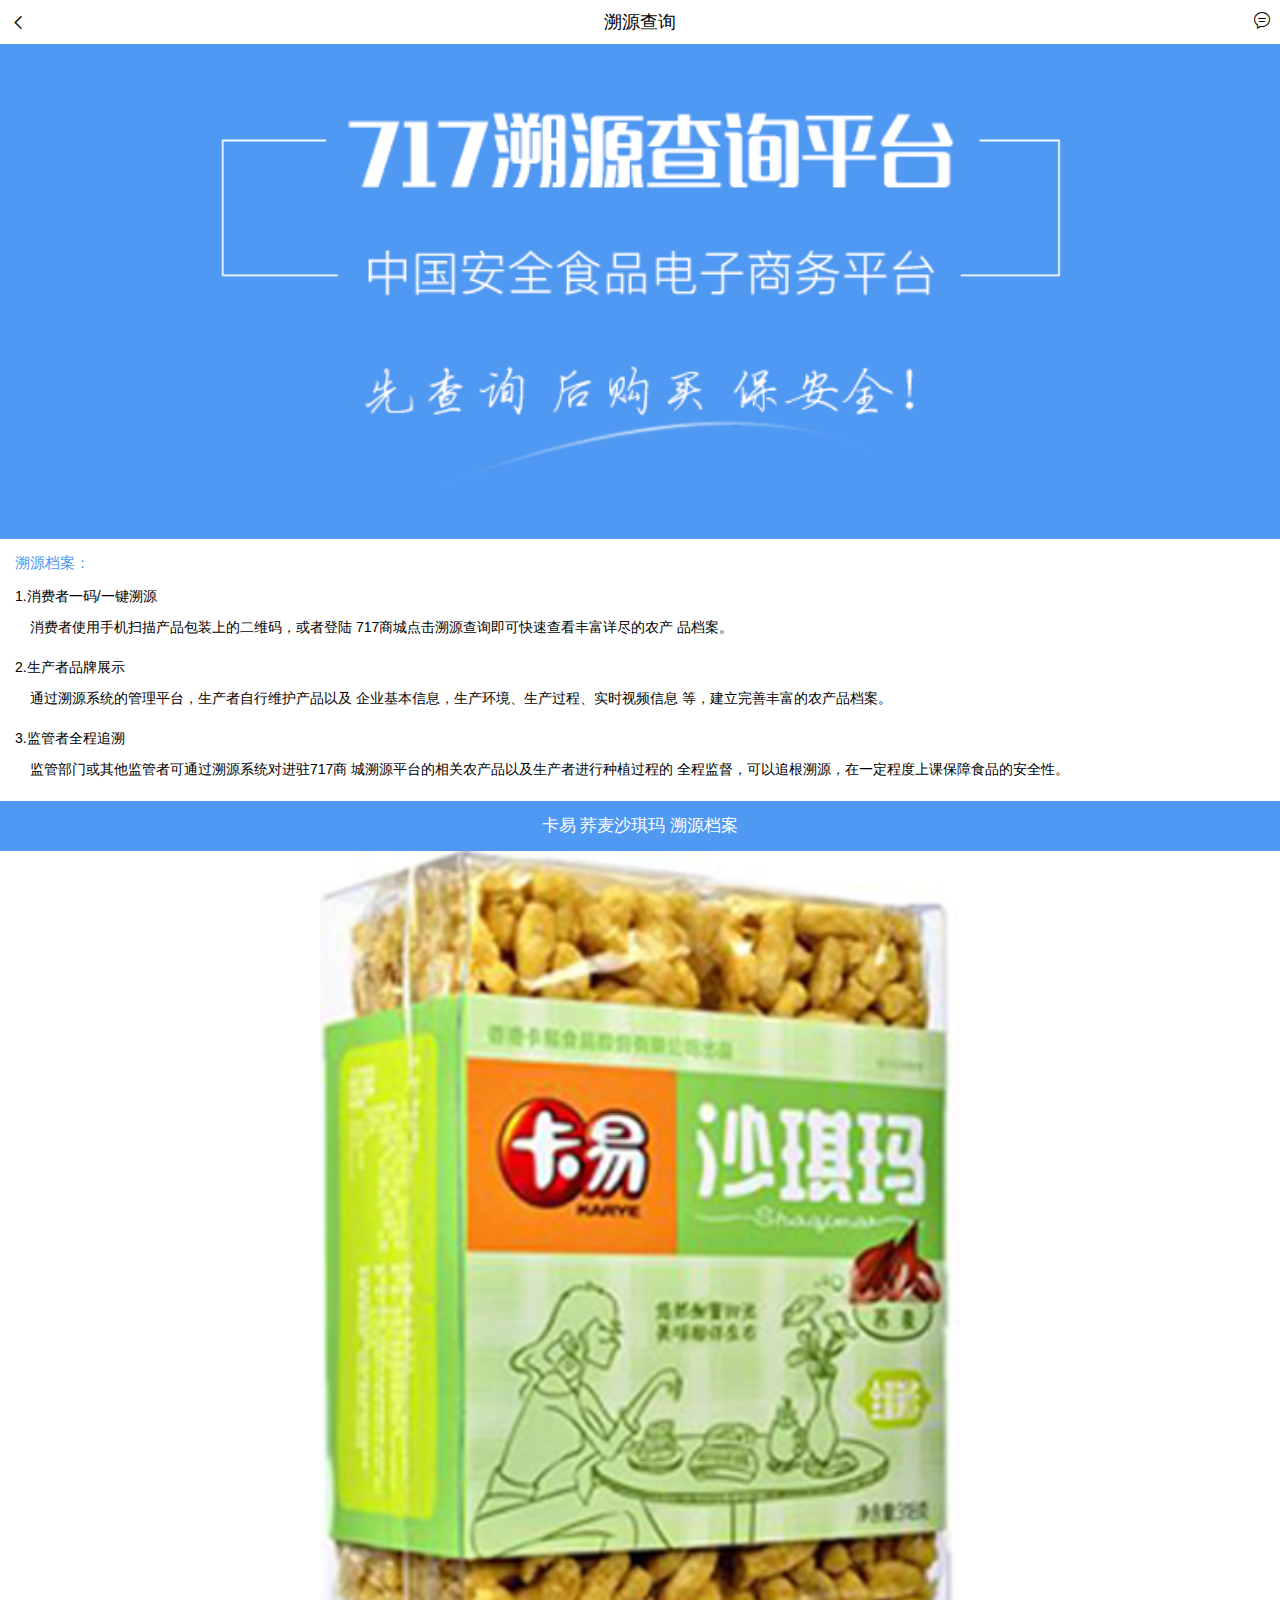
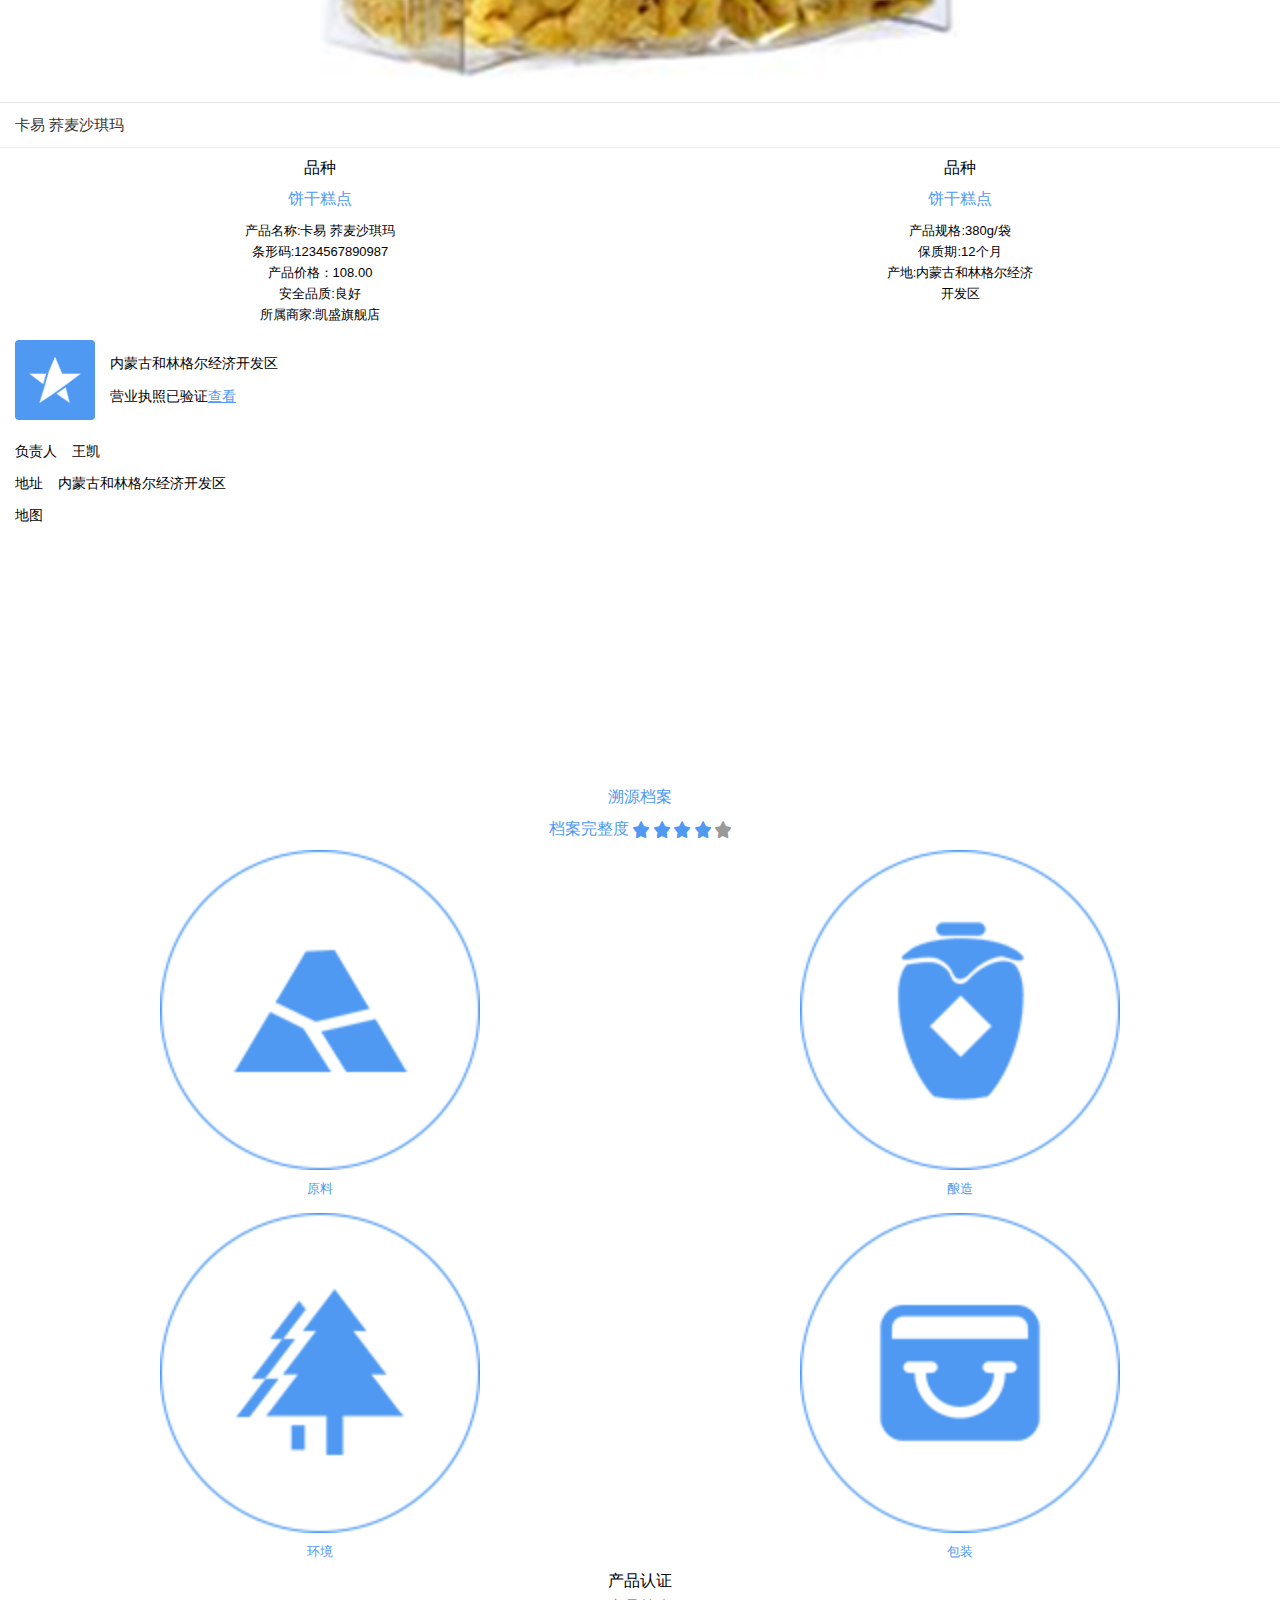
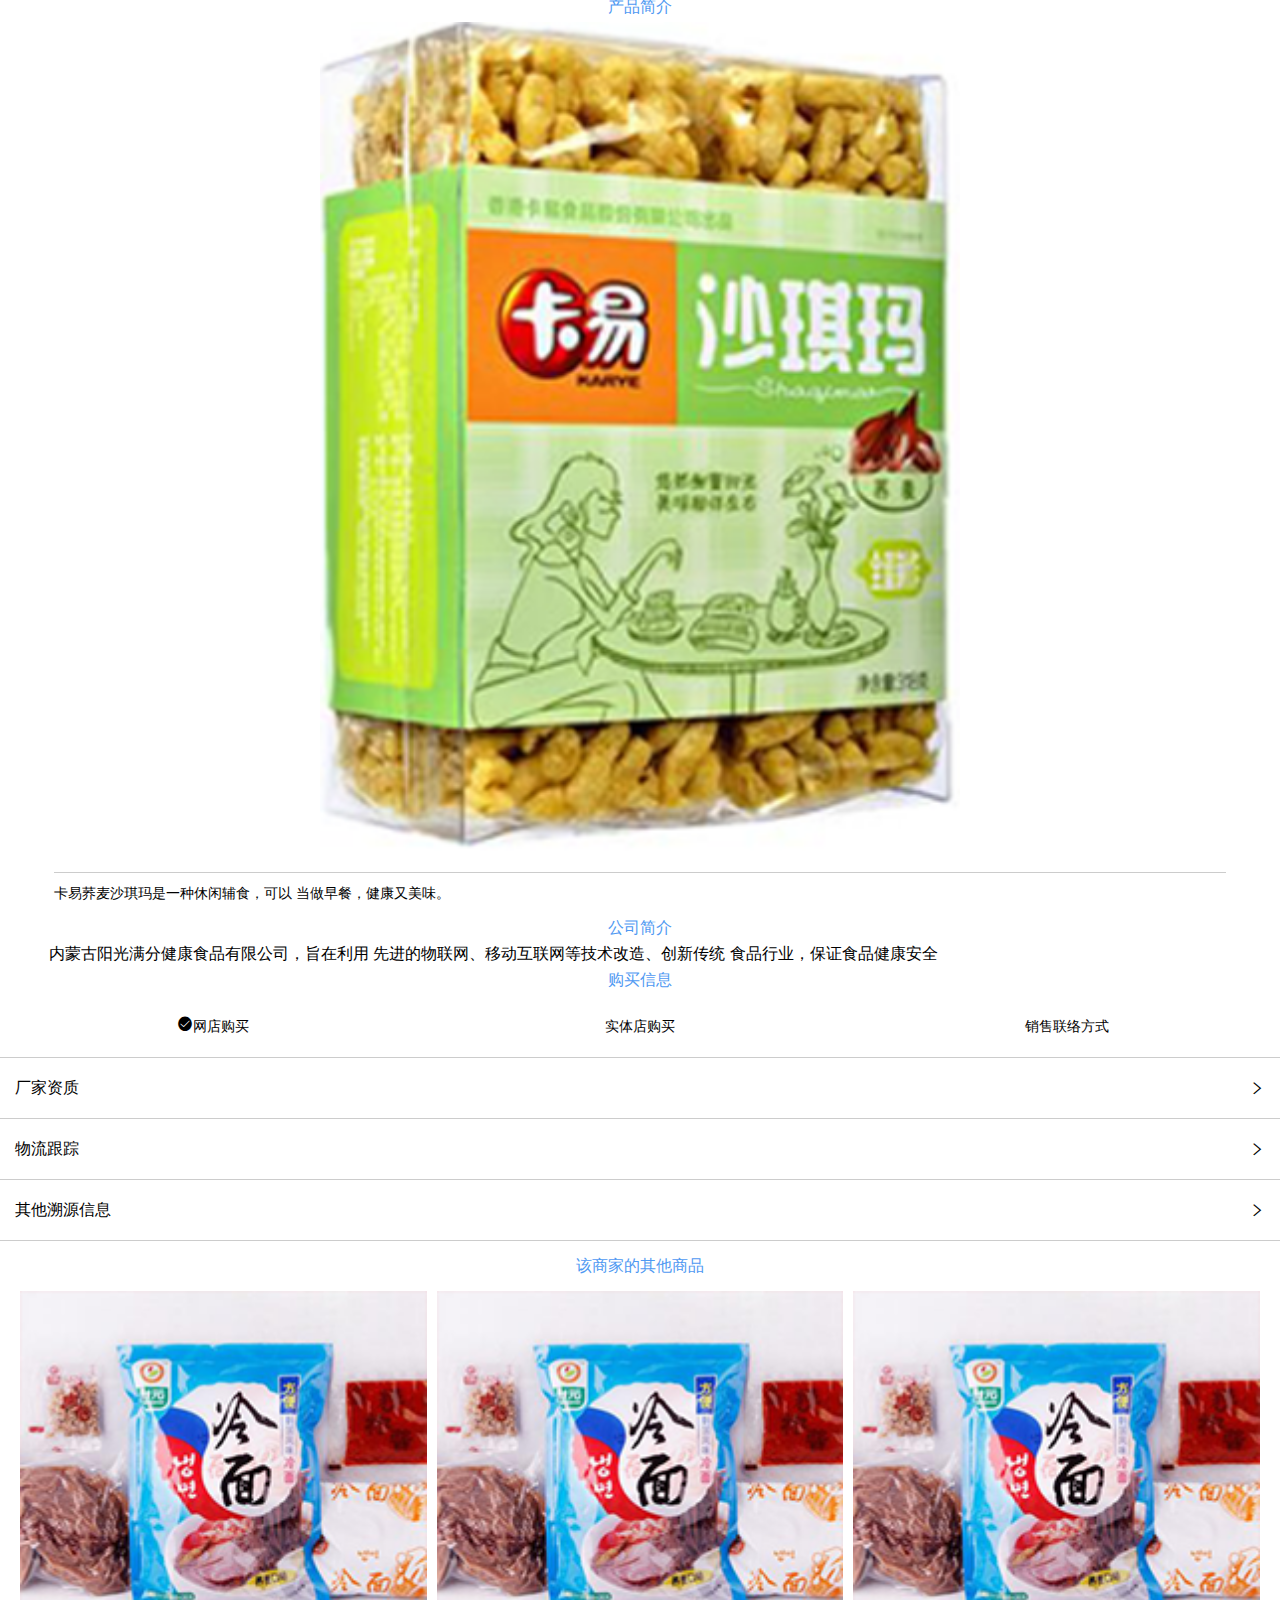
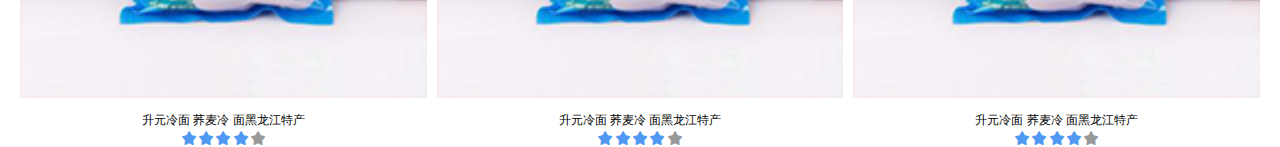
<file: index.html>
<!doctype html>
<html lang="en">
<head>
	<meta charset="UTF-8">
	<meta name="viewport" content="width=device-width, user-scalable=no, initial-scale=1.0, maximum-scale=1.0, minimum-scale=1.0">
	<title>Document</title>
	<link rel="stylesheet" type="text/css" href="css/reset.css">
	<link rel="stylesheet" type="text/css" href="font/iconfont.css">
	<link rel="stylesheet" type="text/css" href="css/swiper.min.css">
	<link rel="stylesheet" type="text/css" href="css/index.css">
</head>
<body>
	<div class="wrap">
		<header class="header">
			<div class="icon left-icon"><i class="icon iconfont icon-zuojiantou"></i></div>
			<div class="title">溯源查询</div>
			<div class="icon right-icon"><i class="icon iconfont icon-xiaoxi"></i></div>
		</header>
		<div class="container">
			<div class="swiper-container">
				<div class="swiper-wrapper">
					<div class="swiper-slide">
						<img src="images/banner.png" alt="">
					</div>
					<div class="swiper-slide">
						<img src="images/banner.png" alt="">
					</div>
					<div class="swiper-slide">
						<img src="images/banner.png" alt="">
					</div>
				</div>
			<div class="tip">
				<h2>溯源档案：</h2>
			</div>
			<section>
				<div class="content">
					<h3>1.消费者一码/一键溯源 </h3>
					<p>消费者使用手机扫描产品包装上的二维码，或者登陆 717商城点击溯源查询即可快速查看丰富详尽的农产 品档案。</p>
				</div>
				<div class="content">
					<h3>2.生产者品牌展示</h3>
					<p>通过溯源系统的管理平台，生产者自行维护产品以及 企业基本信息，生产环境、生产过程、实时视频信息 等，建立完善丰富的农产品档案。</p>
				</div>
				<div class="content">
					<h3>3.监管者全程追溯</h3>
					<p>监管部门或其他监管者可通过溯源系统对进驻717商 城溯源平台的相关农产品以及生产者进行种植过程的 全程监督，可以追根溯源，在一定程度上课保障食品的安全性。</p>
				</div>
			</section>
			<div class="kayi">
				卡易 荞麦沙琪玛 溯源档案
			</div>
			<div class="kayiimg">
				<img src="images/kayi.png" alt="">
			</div>
			<div class="content-title"><h4>卡易 荞麦沙琪玛</h4></div>
			<div class="varieties">
				<div>
					<p>品种</p>
					<p>饼干糕点</p>
					<ul>
						<li>产品名称:卡易 荞麦沙琪玛</li>
						<li>条形码:1234567890987</li>
						<li>产品价格：108.00</li>
						<li>安全品质:良好</li>
						<li>所属商家:凯盛旗舰店</li>
					</ul>
				</div>
				<div>
					<p>品种</p>
					<p>饼干糕点</p>
					<ul>
						<li>产品规格:380g/袋</li>
						<li>保质期:12个月</li>
						<li>产地:内蒙古和林格尔经济</li>      
						<li>开发区</li> 
					</ul>
				</div>
			</div>
			<div class="star">
				<dl>
					<dt>
						<img src="images/star.png" alt="">
					</dt>
					<dd>
						<p>内蒙古和林格尔经济开发区</p>
						<p>营业执照已验证<a href="#">查看</a></p>
					</dd>
				</dl>
				<div>
					<p><span>负责人</span>王凯</p>
					<p><span>地址</span>内蒙古和林格尔经济开发区</p>
					<p>地图</p>
				</div>	
				<div id="allmap"></div>
			</div>
			<div class="suyuan">
				<p>溯源档案</p>
				<p>档案完整度
					<i class="icon iconfont icon-star"></i>
					<i class="icon iconfont icon-star"></i>
					<i class="icon iconfont icon-star"></i>
					<i class="icon iconfont icon-star"></i>
					<i class="icon iconfont icon-star hei"></i>
				</p>
			</div>
			<div class="yuanliao">
				<dl>
					<dt>
						<img src="images/yuanliao.png" alt="">
					</dt>
					<dd>原料</dd>
				</dl>
				<dl>
					<dt>
						<img src="images/niangzao.png" alt="">
					</dt>
					<dd>酿造</dd>
				</dl>
				<dl>
					<dt>
						<img src="images/huanjing.png" alt="">
					</dt>
					<dd>环境</dd>
				</dl>
				<dl>
					<dt>
						<img src="images/baozhuang.png" alt="">
					</dt>
					<dd>包装</dd>
				</dl>
			</div>
			<div class="product">
				<p>产品认证</p>
				<!-- <p>
					<span>绿色食品认证</span>
					<span><i class="icon iconfont icon-1"></i>已检测</span>
					<span><i class="icon iconfont icon-youjiantou"></i></span>
				</p> -->
			</div>
			<div class="product">
				<p class="jianjie">产品简介</p>
				<img src="images/kayi.png" alt="">
				<div class="jieshao">卡易荞麦沙琪玛是一种休闲辅食，可以 当做早餐，健康又美味。</div>
				<p class="jianjie">公司简介</p>
				<div class="comp">      内蒙古阳光满分健康食品有限公司，旨在利用 先进的物联网、移动互联网等技术改造、创新传统 食品行业，保证食品健康安全</div>
				<p class="jianjie">购买信息</p>
				<div class="flex">
					<p><i class="icon iconfont icon-1"></i>网店购买</p>
					<p>实体店购买</p>
					<p>销售联络方式</p>
				</div>
				<ul>
					<li>
						<h4>厂家资质</h4>
						<span>
							<i class="icon iconfont icon-youjiantou"></i>
						</span>
					</li>
					<li>
						<h4>物流跟踪</h4>
						<span>
							<i class="icon iconfont icon-youjiantou"></i>
						</span>
					</li>
					<li>
						<h4>其他溯源信息</h4>
						<span>
							<i class="icon iconfont icon-youjiantou"></i>
						</span>
					</li>
				</ul>
				<p class="qita">该商家的其他商品</p>
			</div>
			<div class="lengmian">
				<dl>
					<dt><img src="images/lengmina.png" alt=""></dt>
					<dd><p>升元冷面 荞麦冷 面黑龙江特产</p>
						<p class="laststar">
							<i class="icon iconfont icon-star"></i>
							<i class="icon iconfont icon-star"></i>
							<i class="icon iconfont icon-star"></i>
							<i class="icon iconfont icon-star"></i>
							<i class="icon iconfont icon-star"></i>
						</p>
					</dd>
				</dl>
				<dl>
					<dt><img src="images/lengmina.png" alt=""></dt>
					<dd><p>升元冷面 荞麦冷 面黑龙江特产</p>
						<p class="laststar">
							<i class="icon iconfont icon-star"></i>
							<i class="icon iconfont icon-star"></i>
							<i class="icon iconfont icon-star"></i>
							<i class="icon iconfont icon-star"></i>
							<i class="icon iconfont icon-star"></i>
						</p>
					</dd>
				</dl>
				<dl>
					<dt><img src="images/lengmina.png" alt=""></dt>
					<dd>
						<p>升元冷面 荞麦冷 面黑龙江特产</p>
						<p class="laststar">
							<i class="icon iconfont icon-star"></i>
							<i class="icon iconfont icon-star"></i>
							<i class="icon iconfont icon-star"></i>
							<i class="icon iconfont icon-star"></i>
							<i class="icon iconfont icon-star"></i>
						</p>
					</dd>
				</dl>
			</div>
		</div>
	</div>
	<script type="text/javascript" src="http://api.map.baidu.com/api?v=2.0&ak=q8zSPY3huHXd6h1GO3iPEGLrCyZpZaM0"></script>
	<script type="text/javascript" src="js/swiper.min.js"></script>
	<script type="text/javascript">
		
		 // 百度地图API功能
	    var map = new BMap.Map("allmap");    // 创建Map实例
	    map.centerAndZoom(new BMap.Point(116.404, 39.915), 11);  // 初始化地图,设置中心点坐标和地图级别
	    map.addControl(new BMap.MapTypeControl());   //添加地图类型控件
	    map.setCurrentCity("北京");          // 设置地图显示的城市 此项是必须设置的
	    map.enableScrollWheelZoom(true);     //开启鼠标滚轮缩放

	    //轮播
	    var myswiper=new Swiper(".swiper-container", {
	    	autoplay: true,
	    	loop: 1,
	    	speed: 1500
	    })
	</script>
</body>
</html>
</file>
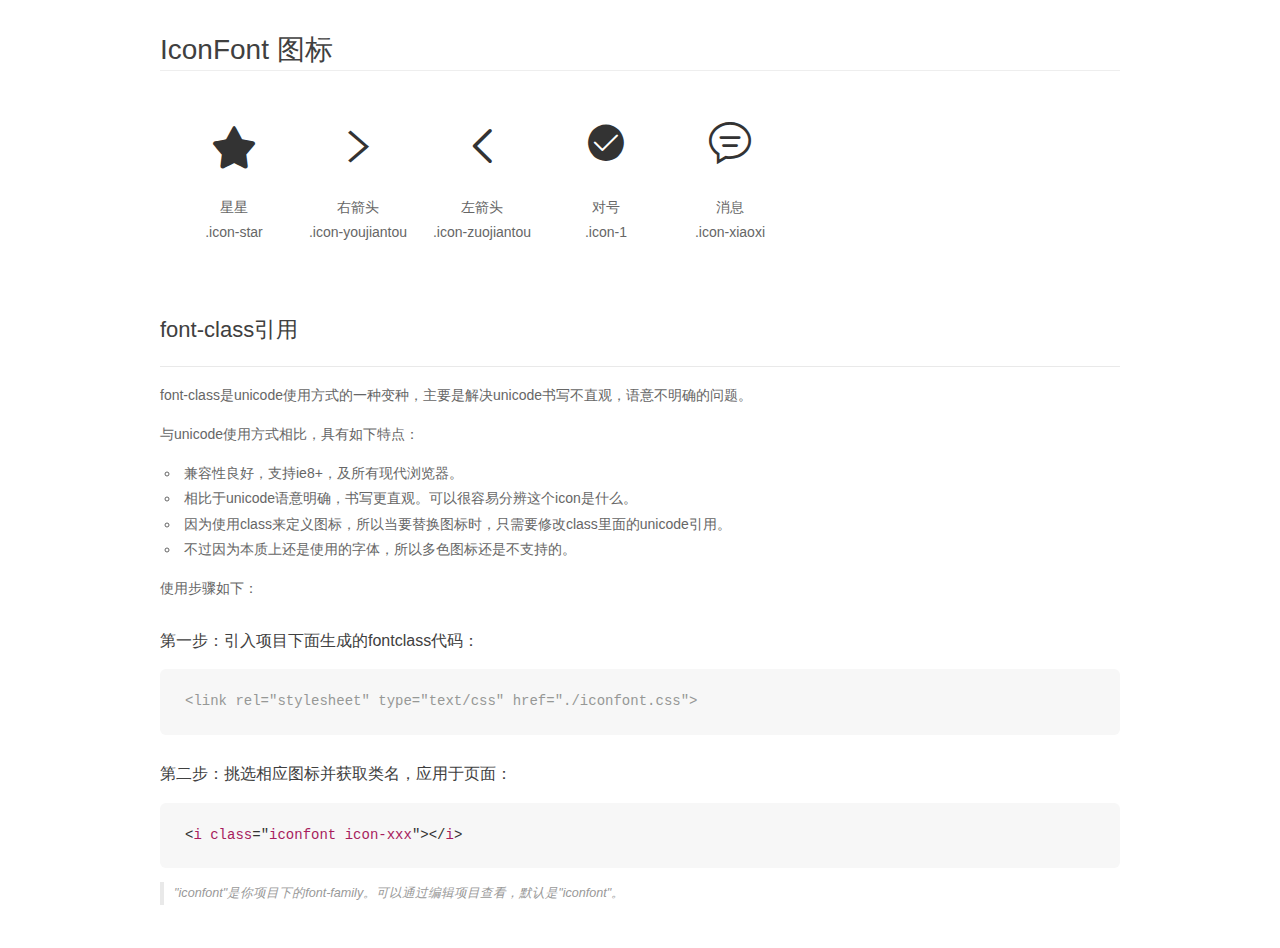
<file: font/demo_fontclass.html>
<!DOCTYPE html>
<html>
<head>
    <meta charset="utf-8"/>
    <title>IconFont</title>
    <link rel="stylesheet" href="demo.css">
    <link rel="stylesheet" href="iconfont.css">
</head>
<body>
    <div class="main markdown">
        <h1>IconFont 图标</h1>
        <ul class="icon_lists clear">
            
                <li>
                <i class="icon iconfont icon-star"></i>
                    <div class="name">星星</div>
                    <div class="fontclass">.icon-star</div>
                </li>
            
                <li>
                <i class="icon iconfont icon-youjiantou"></i>
                    <div class="name">右箭头</div>
                    <div class="fontclass">.icon-youjiantou</div>
                </li>
            
                <li>
                <i class="icon iconfont icon-zuojiantou"></i>
                    <div class="name">左箭头</div>
                    <div class="fontclass">.icon-zuojiantou</div>
                </li>
            
                <li>
                <i class="icon iconfont icon-1"></i>
                    <div class="name">对号</div>
                    <div class="fontclass">.icon-1</div>
                </li>
            
                <li>
                <i class="icon iconfont icon-xiaoxi"></i>
                    <div class="name">消息</div>
                    <div class="fontclass">.icon-xiaoxi</div>
                </li>
            
        </ul>

        <h2 id="font-class-">font-class引用</h2>
        <hr>

        <p>font-class是unicode使用方式的一种变种，主要是解决unicode书写不直观，语意不明确的问题。</p>
        <p>与unicode使用方式相比，具有如下特点：</p>
        <ul>
        <li>兼容性良好，支持ie8+，及所有现代浏览器。</li>
        <li>相比于unicode语意明确，书写更直观。可以很容易分辨这个icon是什么。</li>
        <li>因为使用class来定义图标，所以当要替换图标时，只需要修改class里面的unicode引用。</li>
        <li>不过因为本质上还是使用的字体，所以多色图标还是不支持的。</li>
        </ul>
        <p>使用步骤如下：</p>
        <h3 id="-fontclass-">第一步：引入项目下面生成的fontclass代码：</h3>


        <pre><code class="lang-js hljs javascript"><span class="hljs-comment">&lt;link rel="stylesheet" type="text/css" href="./iconfont.css"&gt;</span></code></pre>
        <h3 id="-">第二步：挑选相应图标并获取类名，应用于页面：</h3>
        <pre><code class="lang-css hljs">&lt;<span class="hljs-selector-tag">i</span> <span class="hljs-selector-tag">class</span>="<span class="hljs-selector-tag">iconfont</span> <span class="hljs-selector-tag">icon-xxx</span>"&gt;&lt;/<span class="hljs-selector-tag">i</span>&gt;</code></pre>
        <blockquote>
        <p>"iconfont"是你项目下的font-family。可以通过编辑项目查看，默认是"iconfont"。</p>
        </blockquote>
    </div>
</body>
</html>
</file>
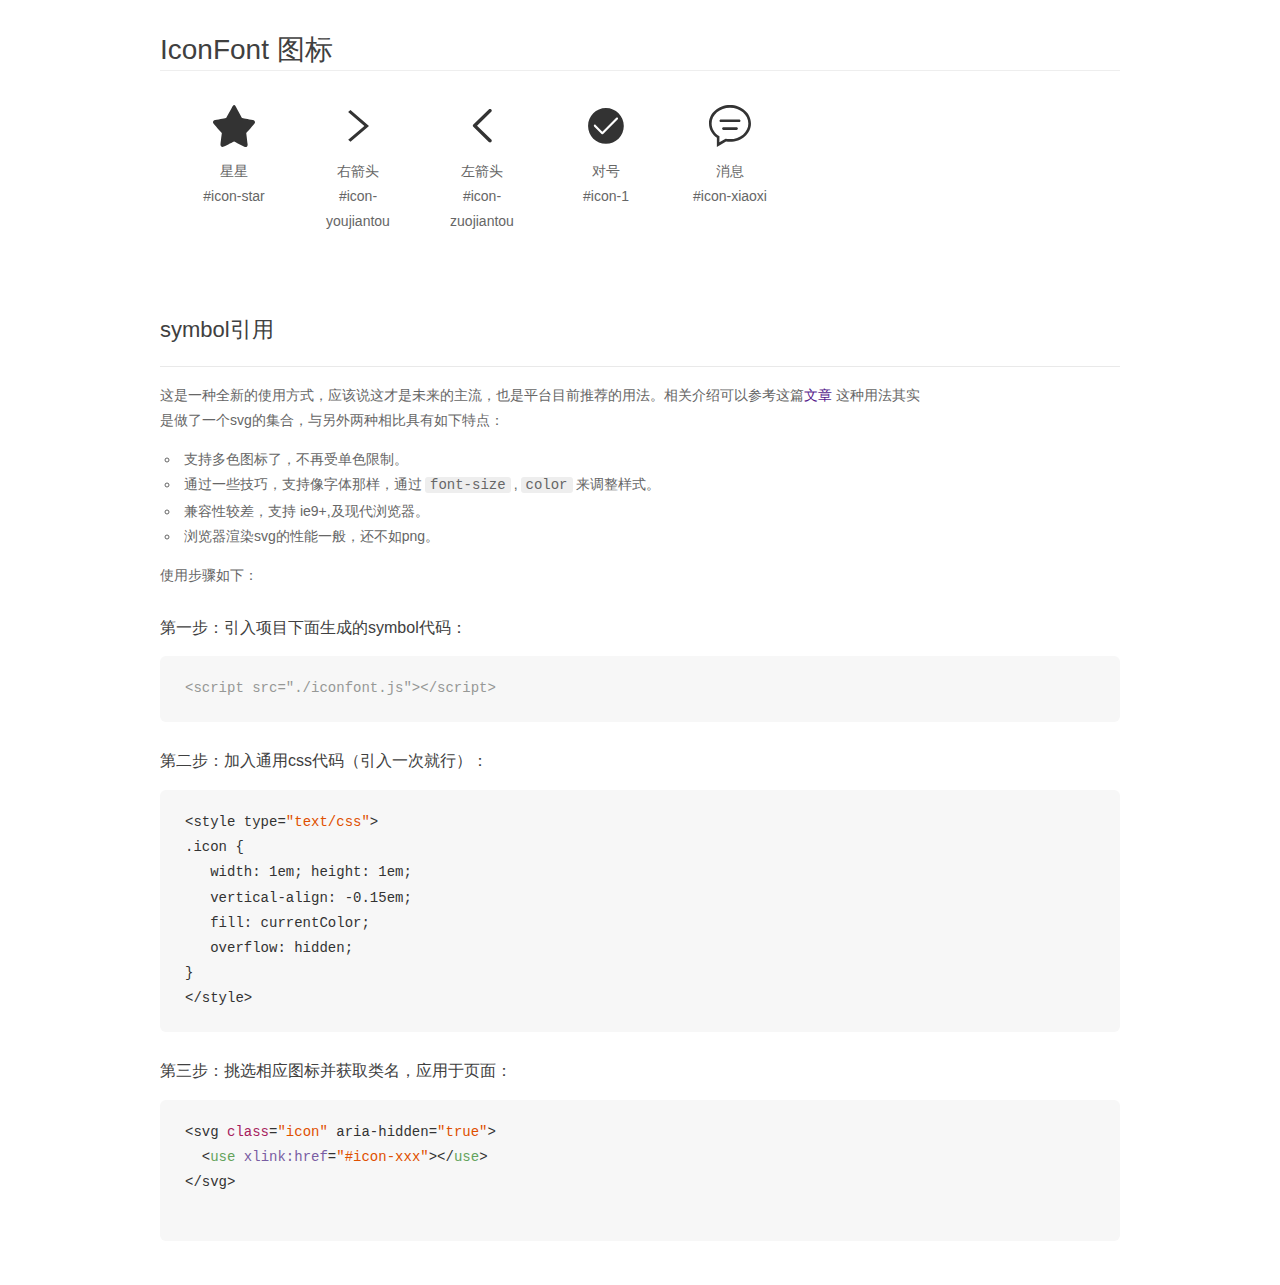
<file: font/demo_symbol.html>
<!DOCTYPE html>
<html>
<head>
    <meta charset="utf-8"/>
    <title>IconFont</title>
    <link rel="stylesheet" href="demo.css">
    <script src="iconfont.js"></script>

    <style type="text/css">
        .icon {
          /* 通过设置 font-size 来改变图标大小 */
          width: 1em; height: 1em;
          /* 图标和文字相邻时，垂直对齐 */
          vertical-align: -0.15em;
          /* 通过设置 color 来改变 SVG 的颜色/fill */
          fill: currentColor;
          /* path 和 stroke 溢出 viewBox 部分在 IE 下会显示
             normalize.css 中也包含这行 */
          overflow: hidden;
        }

    </style>
</head>
<body>
    <div class="main markdown">
        <h1>IconFont 图标</h1>
        <ul class="icon_lists clear">
            
                <li>
                    <svg class="icon" aria-hidden="true">
                        <use xlink:href="#icon-star"></use>
                    </svg>
                    <div class="name">星星</div>
                    <div class="fontclass">#icon-star</div>
                </li>
            
                <li>
                    <svg class="icon" aria-hidden="true">
                        <use xlink:href="#icon-youjiantou"></use>
                    </svg>
                    <div class="name">右箭头</div>
                    <div class="fontclass">#icon-youjiantou</div>
                </li>
            
                <li>
                    <svg class="icon" aria-hidden="true">
                        <use xlink:href="#icon-zuojiantou"></use>
                    </svg>
                    <div class="name">左箭头</div>
                    <div class="fontclass">#icon-zuojiantou</div>
                </li>
            
                <li>
                    <svg class="icon" aria-hidden="true">
                        <use xlink:href="#icon-1"></use>
                    </svg>
                    <div class="name">对号</div>
                    <div class="fontclass">#icon-1</div>
                </li>
            
                <li>
                    <svg class="icon" aria-hidden="true">
                        <use xlink:href="#icon-xiaoxi"></use>
                    </svg>
                    <div class="name">消息</div>
                    <div class="fontclass">#icon-xiaoxi</div>
                </li>
            
        </ul>


        <h2 id="symbol-">symbol引用</h2>
        <hr>

        <p>这是一种全新的使用方式，应该说这才是未来的主流，也是平台目前推荐的用法。相关介绍可以参考这篇<a href="">文章</a>
        这种用法其实是做了一个svg的集合，与另外两种相比具有如下特点：</p>
        <ul>
          <li>支持多色图标了，不再受单色限制。</li>
          <li>通过一些技巧，支持像字体那样，通过<code>font-size</code>,<code>color</code>来调整样式。</li>
          <li>兼容性较差，支持 ie9+,及现代浏览器。</li>
          <li>浏览器渲染svg的性能一般，还不如png。</li>
        </ul>
        <p>使用步骤如下：</p>
        <h3 id="-symbol-">第一步：引入项目下面生成的symbol代码：</h3>
        <pre><code class="lang-js hljs javascript"><span class="hljs-comment">&lt;script src="./iconfont.js"&gt;&lt;/script&gt;</span></code></pre>
        <h3 id="-css-">第二步：加入通用css代码（引入一次就行）：</h3>
        <pre><code class="lang-js hljs javascript">&lt;style type=<span class="hljs-string">"text/css"</span>&gt;
.icon {
   width: <span class="hljs-number">1</span>em; height: <span class="hljs-number">1</span>em;
   vertical-align: <span class="hljs-number">-0.15</span>em;
   fill: currentColor;
   overflow: hidden;
}
&lt;<span class="hljs-regexp">/style&gt;</span></code></pre>
        <h3 id="-">第三步：挑选相应图标并获取类名，应用于页面：</h3>
        <pre><code class="lang-js hljs javascript">&lt;svg <span class="hljs-class"><span class="hljs-keyword">class</span></span>=<span class="hljs-string">"icon"</span> aria-hidden=<span class="hljs-string">"true"</span>&gt;<span class="xml"><span class="hljs-tag">
  &lt;<span class="hljs-name">use</span> <span class="hljs-attr">xlink:href</span>=<span class="hljs-string">"#icon-xxx"</span>&gt;</span><span class="hljs-tag">&lt;/<span class="hljs-name">use</span>&gt;</span>
</span>&lt;<span class="hljs-regexp">/svg&gt;
        </span></code></pre>
    </div>
</body>
</html>
</file>
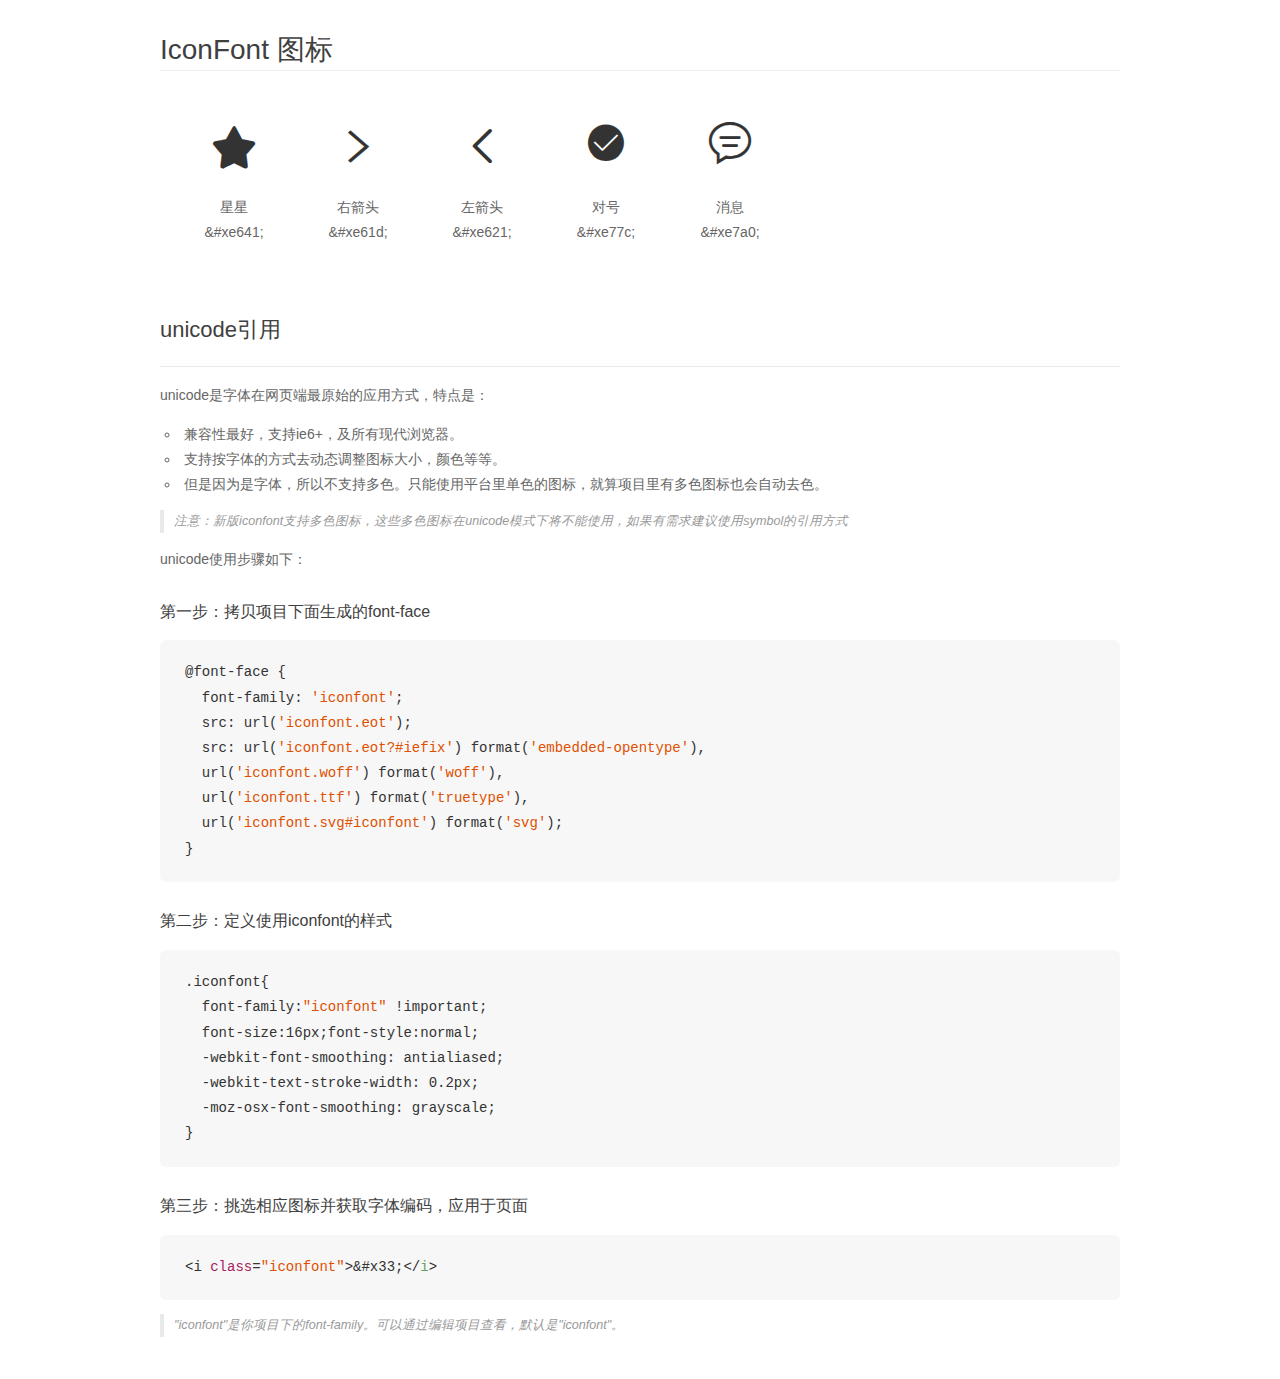
<file: font/demo_unicode.html>
<!DOCTYPE html>
<html>
<head>
    <meta charset="utf-8"/>
    <title>IconFont</title>
    <link rel="stylesheet" href="demo.css">

    <style type="text/css">

        @font-face {font-family: "iconfont";
          src: url('iconfont.eot'); /* IE9*/
          src: url('iconfont.eot#iefix') format('embedded-opentype'), /* IE6-IE8 */
          url('iconfont.woff') format('woff'), /* chrome, firefox */
          url('iconfont.ttf') format('truetype'), /* chrome, firefox, opera, Safari, Android, iOS 4.2+*/
          url('iconfont.svg#iconfont') format('svg'); /* iOS 4.1- */
        }

        .iconfont {
          font-family:"iconfont" !important;
          font-size:16px;
          font-style:normal;
          -webkit-font-smoothing: antialiased;
          -webkit-text-stroke-width: 0.2px;
          -moz-osx-font-smoothing: grayscale;
        }

    </style>
</head>
<body>
    <div class="main markdown">
        <h1>IconFont 图标</h1>
        <ul class="icon_lists clear">
            
                <li>
                <i class="icon iconfont">&#xe641;</i>
                    <div class="name">星星</div>
                    <div class="code">&amp;#xe641;</div>
                </li>
            
                <li>
                <i class="icon iconfont">&#xe61d;</i>
                    <div class="name">右箭头</div>
                    <div class="code">&amp;#xe61d;</div>
                </li>
            
                <li>
                <i class="icon iconfont">&#xe621;</i>
                    <div class="name">左箭头</div>
                    <div class="code">&amp;#xe621;</div>
                </li>
            
                <li>
                <i class="icon iconfont">&#xe77c;</i>
                    <div class="name">对号</div>
                    <div class="code">&amp;#xe77c;</div>
                </li>
            
                <li>
                <i class="icon iconfont">&#xe7a0;</i>
                    <div class="name">消息</div>
                    <div class="code">&amp;#xe7a0;</div>
                </li>
            
        </ul>
        <h2 id="unicode-">unicode引用</h2>
        <hr>

        <p>unicode是字体在网页端最原始的应用方式，特点是：</p>
        <ul>
        <li>兼容性最好，支持ie6+，及所有现代浏览器。</li>
        <li>支持按字体的方式去动态调整图标大小，颜色等等。</li>
        <li>但是因为是字体，所以不支持多色。只能使用平台里单色的图标，就算项目里有多色图标也会自动去色。</li>
        </ul>
        <blockquote>
        <p>注意：新版iconfont支持多色图标，这些多色图标在unicode模式下将不能使用，如果有需求建议使用symbol的引用方式</p>
        </blockquote>
        <p>unicode使用步骤如下：</p>
        <h3 id="-font-face">第一步：拷贝项目下面生成的font-face</h3>
        <pre><code class="lang-js hljs javascript">@font-face {
  font-family: <span class="hljs-string">'iconfont'</span>;
  src: url(<span class="hljs-string">'iconfont.eot'</span>);
  src: url(<span class="hljs-string">'iconfont.eot?#iefix'</span>) format(<span class="hljs-string">'embedded-opentype'</span>),
  url(<span class="hljs-string">'iconfont.woff'</span>) format(<span class="hljs-string">'woff'</span>),
  url(<span class="hljs-string">'iconfont.ttf'</span>) format(<span class="hljs-string">'truetype'</span>),
  url(<span class="hljs-string">'iconfont.svg#iconfont'</span>) format(<span class="hljs-string">'svg'</span>);
}
</code></pre>
        <h3 id="-iconfont-">第二步：定义使用iconfont的样式</h3>
        <pre><code class="lang-js hljs javascript">.iconfont{
  font-family:<span class="hljs-string">"iconfont"</span> !important;
  font-size:<span class="hljs-number">16</span>px;font-style:normal;
  -webkit-font-smoothing: antialiased;
  -webkit-text-stroke-width: <span class="hljs-number">0.2</span>px;
  -moz-osx-font-smoothing: grayscale;
}
</code></pre>
        <h3 id="-">第三步：挑选相应图标并获取字体编码，应用于页面</h3>
        <pre><code class="lang-js hljs javascript">&lt;i <span class="hljs-class"><span class="hljs-keyword">class</span></span>=<span class="hljs-string">"iconfont"</span>&gt;&amp;#x33;<span class="xml"><span class="hljs-tag">&lt;/<span class="hljs-name">i</span>&gt;</span></span></code></pre>

        <blockquote>
        <p>"iconfont"是你项目下的font-family。可以通过编辑项目查看，默认是"iconfont"。</p>
        </blockquote>
    </div>


</body>
</html>
</file>
<file: font/iconfont.css>
@font-face {font-family: "iconfont";
  src: url('iconfont.eot?t=1491561856250'); /* IE9*/
  src: url('iconfont.eot?t=1491561856250#iefix') format('embedded-opentype'), /* IE6-IE8 */
  url('iconfont.woff?t=1491561856250') format('woff'), /* chrome, firefox */
  url('iconfont.ttf?t=1491561856250') format('truetype'), /* chrome, firefox, opera, Safari, Android, iOS 4.2+*/
  url('iconfont.svg?t=1491561856250#iconfont') format('svg'); /* iOS 4.1- */
}

.iconfont {
  font-family:"iconfont" !important;
  font-size:16px;
  font-style:normal;
  -webkit-font-smoothing: antialiased;
  -moz-osx-font-smoothing: grayscale;
}

.icon-star:before { content: "\e641"; }

.icon-youjiantou:before { content: "\e61d"; }

.icon-zuojiantou:before { content: "\e621"; }

.icon-1:before { content: "\e77c"; }

.icon-xiaoxi:before { content: "\e7a0"; }
</file>
<file: css/index.css>
.wrap {
  width: 100%;
  height: 100%;
  position: absolute;
  top: 0;
  left: 0; }

.header {
  width: 100%;
  height: 44px;
  background-color: #fff; }
  .header .title {
    position: absolute;
    right: 0;
    left: 0;
    line-height: 44px;
    text-align: center;
    font-size: 18px; }
  .header .icon {
    height: 100%;
    display: -webkit-box;
    -webkit-box-align: center;
    margin: 0 5px; }
    .header .icon.left-icon {
      float: left; }
    .header .icon.right-icon {
      float: right; }

.container {
  width: 100%;
  position: absolute;
  left: 0;
  top: 44px;
  bottom: 0; }
  .container .swiper-slide {
    width: 100%; }
    .container .swiper-slide img {
      width: 100%;
      display: block; }
  .container .tip {
    font-size: 15px;
    color: #4f99f2;
    margin: 15px; }
  .container section {
    margin: 15px;
    font-size: 14px; }
    .container section h3 {
      margin-bottom: 10px; }
    .container section p {
      line-height: 23px;
      margin: 0 0 20px 15px; }

.kayi {
  line-height: 50px;
  text-align: center;
  color: #fff;
  background-color: #4f99f2;
  font-size: 17px; }

.kayiimg img {
  display: block;
  margin: 0 auto 16px;
  width: 50%; }

.content-title {
  line-height: 44px;
  border-top: 1px #e5e5e5 solid;
  border-bottom: 1px #eee solid;
  padding-left: 15px;
  color: #333;
  font-size: 15px; }

.varieties {
  width: 100%;
  display: -webkit-flex; }
  .varieties div {
    -webkit-flex: 1; }
    .varieties div p {
      text-align: center;
      margin: 10px 0; }
      .varieties div p:nth-child(2) {
        color: #4f99f2; }
    .varieties div ul {
      font-size: 13px; }
      .varieties div ul li {
        text-align: center;
        line-height: 21px; }

.star {
  margin: 0 15px;
  font-size: 14px; }
  .star dl {
    width: 100%;
    display: -webkit-flex;
    margin: 15px 0; }
    .star dl dt {
      width: 80px; }
      .star dl dt img {
        width: 100%;
        display: block; }
    .star dl dd {
      -webkit-flex: 1; }
      .star dl dd p {
        padding-left: 15px;
        padding-top: 15px; }
        .star dl dd p a {
          text-decoration: underline;
          color: #4f99f2; }
  .star div p {
    line-height: 32px; }
    .star div p span {
      margin-right: 15px; }
  .star #allmap {
    width: 90%;
    height: 250px;
    margin: 0 auto; }

.suyuan {
  width: 100%;
  text-align: center;
  line-height: 32px;
  color: #4f99f2; }
  .suyuan .hei {
    color: #999999; }

.yuanliao {
  width: 100%;
  height: 256px; }
  .yuanliao dl {
    width: 50%;
    float: left;
    margin-top: 5px; }
    .yuanliao dl dt img {
      width: 50%;
      display: block;
      margin: auto; }
    .yuanliao dl dd {
      text-align: center;
      line-height: 38px;
      color: #4f99f2;
      font-size: 13px; }

.product {
  width: 100%; }
  .product p {
    text-align: center; }
  .product .jianjie {
    color: #4f99f2;
    line-height: 30px; }
  .product img {
    display: block;
    margin: 0 auto 16px;
    width: 50%; }
  .product .jieshao {
    border-top: 1px #ccc solid;
    margin: 0 54px;
    font-size: 14px;
    padding: 10px 0;
    line-height: 20px; }
  .product .comp {
    text-indent: 34px;
    margin: 0 15px;
    line-height: 22px; }
  .product .flex {
    width: 100%;
    display: -webkit-flex; }
    .product .flex p {
      -webkit-flex: 1;
      text-align: center;
      line-height: 62px;
      border-bottom: 1px #ccc solid;
      font-size: 14px; }
  .product ul li {
    line-height: 60px;
    border-bottom: 1px #ccc solid;
    width: 100%;
    display: -webkit-flex; }
    .product ul li h4 {
      -webkit-flex: 1;
      padding-left: 15px; }
    .product ul li span {
      margin-right: 15px; }
  .product .qita {
    line-height: 50px;
    text-align: center;
    color: #4f99f2; }

.lengmian {
  display: -webkit-flex;
  margin: 0 15px; }
  .lengmian dl {
    -webkit-flex: 1;
    margin: 0 5px; }
    .lengmian dl dt {
      width: 100%; }
      .lengmian dl dt img {
        width: 100%; }
    .lengmian dl dd {
      font-size: 12px;
      margin-top: 10px;
      line-height: 17px;
      text-align: center; }
      .lengmian dl dd .laststar i {
        color: #4f99f2;
        font-size: 14px; }
        .lengmian dl dd .laststar i:last-child {
          color: #999999; }

/*# sourceMappingURL=index.css.map */
</file>
<file: font/demo.css>
*{margin: 0;padding: 0;list-style: none;}
/*
KISSY CSS Reset
理念：1. reset 的目的不是清除浏览器的默认样式，这仅是部分工作。清除和重置是紧密不可分的。
2. reset 的目的不是让默认样式在所有浏览器下一致，而是减少默认样式有可能带来的问题。
3. reset 期望提供一套普适通用的基础样式。但没有银弹，推荐根据具体需求，裁剪和修改后再使用。
特色：1. 适应中文；2. 基于最新主流浏览器。
维护：玉伯<lifesinger@gmail.com>, 正淳<ragecarrier@gmail.com>
 */

/** 清除内外边距 **/
body, h1, h2, h3, h4, h5, h6, hr, p, blockquote, /* structural elements 结构元素 */
dl, dt, dd, ul, ol, li, /* list elements 列表元素 */
pre, /* text formatting elements 文本格式元素 */
form, fieldset, legend, button, input, textarea, /* form elements 表单元素 */
th, td /* table elements 表格元素 */ {
  margin: 0;
  padding: 0;
}

/** 设置默认字体 **/
body,
button, input, select, textarea /* for ie */ {
  font: 12px/1.5 tahoma, arial, \5b8b\4f53, sans-serif;
}
h1, h2, h3, h4, h5, h6 { font-size: 100%; }
address, cite, dfn, em, var { font-style: normal; } /* 将斜体扶正 */
code, kbd, pre, samp { font-family: courier new, courier, monospace; } /* 统一等宽字体 */
small { font-size: 12px; } /* 小于 12px 的中文很难阅读，让 small 正常化 */

/** 重置列表元素 **/
ul, ol { list-style: none; }

/** 重置文本格式元素 **/
a { text-decoration: none; }
a:hover { text-decoration: underline; }


/** 重置表单元素 **/
legend { color: #000; } /* for ie6 */
fieldset, img { border: 0; } /* img 搭车：让链接里的 img 无边框 */
button, input, select, textarea { font-size: 100%; } /* 使得表单元素在 ie 下能继承字体大小 */
/* 注：optgroup 无法扶正 */

/** 重置表格元素 **/
table { border-collapse: collapse; border-spacing: 0; }

/* 清除浮动 */
.ks-clear:after, .clear:after {
  content: '\20';
  display: block;
  height: 0;
  clear: both;
}
.ks-clear, .clear {
  *zoom: 1;
}

.main {
  padding: 30px 100px;
width: 960px;
margin: 0 auto;
}
.main h1{font-size:36px; color:#333; text-align:left;margin-bottom:30px; border-bottom: 1px solid #eee;}

.helps{margin-top:40px;}
.helps pre{
  padding:20px;
  margin:10px 0;
  border:solid 1px #e7e1cd;
  background-color: #fffdef;
  overflow: auto;
}

.icon_lists{
  width: 100% !important;

}

.icon_lists li{
  float:left;
  width: 100px;
  height:180px;
  text-align: center;
  list-style: none !important;
}
.icon_lists .icon{
  font-size: 42px;
  line-height: 100px;
  margin: 10px 0;
  color:#333;
  -webkit-transition: font-size 0.25s ease-out 0s;
  -moz-transition: font-size 0.25s ease-out 0s;
  transition: font-size 0.25s ease-out 0s;

}
.icon_lists .icon:hover{
  font-size: 100px;
}



.markdown {
  color: #666;
  font-size: 14px;
  line-height: 1.8;
}

.highlight {
  line-height: 1.5;
}

.markdown img {
  vertical-align: middle;
  max-width: 100%;
}

.markdown h1 {
  color: #404040;
  font-weight: 500;
  line-height: 40px;
  margin-bottom: 24px;
}

.markdown h2,
.markdown h3,
.markdown h4,
.markdown h5,
.markdown h6 {
  color: #404040;
  margin: 1.6em 0 0.6em 0;
  font-weight: 500;
  clear: both;
}

.markdown h1 {
  font-size: 28px;
}

.markdown h2 {
  font-size: 22px;
}

.markdown h3 {
  font-size: 16px;
}

.markdown h4 {
  font-size: 14px;
}

.markdown h5 {
  font-size: 12px;
}

.markdown h6 {
  font-size: 12px;
}

.markdown hr {
  height: 1px;
  border: 0;
  background: #e9e9e9;
  margin: 16px 0;
  clear: both;
}

.markdown p,
.markdown pre {
  margin: 1em 0;
}

.markdown > p,
.markdown > blockquote,
.markdown > .highlight,
.markdown > ol,
.markdown > ul {
  width: 80%;
}

.markdown ul > li {
  list-style: circle;
}

.markdown > ul li,
.markdown blockquote ul > li {
  margin-left: 20px;
  padding-left: 4px;
}

.markdown > ul li p,
.markdown > ol li p {
  margin: 0.6em 0;
}

.markdown ol > li {
  list-style: decimal;
}

.markdown > ol li,
.markdown blockquote ol > li {
  margin-left: 20px;
  padding-left: 4px;
}

.markdown code {
  margin: 0 3px;
  padding: 0 5px;
  background: #eee;
  border-radius: 3px;
}

.markdown pre {
  border-radius: 6px;
  background: #f7f7f7;
  padding: 20px;
}

.markdown pre code {
  border: none;
  background: #f7f7f7;
  margin: 0;
}

.markdown strong,
.markdown b {
  font-weight: 600;
}

.markdown > table {
  border-collapse: collapse;
  border-spacing: 0px;
  empty-cells: show;
  border: 1px solid #e9e9e9;
  width: 95%;
  margin-bottom: 24px;
}

.markdown > table th {
  white-space: nowrap;
  color: #333;
  font-weight: 600;

}

.markdown > table th,
.markdown > table td {
  border: 1px solid #e9e9e9;
  padding: 8px 16px;
  text-align: left;
}

.markdown > table th {
  background: #F7F7F7;
}

.markdown blockquote {
  font-size: 90%;
  color: #999;
  border-left: 4px solid #e9e9e9;
  padding-left: 0.8em;
  margin: 1em 0;
  font-style: italic;
}

.markdown blockquote p {
  margin: 0;
}

.markdown .anchor {
  opacity: 0;
  transition: opacity 0.3s ease;
  margin-left: 8px;
}

.markdown .waiting {
  color: #ccc;
}

.markdown h1:hover .anchor,
.markdown h2:hover .anchor,
.markdown h3:hover .anchor,
.markdown h4:hover .anchor,
.markdown h5:hover .anchor,
.markdown h6:hover .anchor {
  opacity: 1;
  display: inline-block;
}

.markdown > br,
.markdown > p > br {
  clear: both;
}


.hljs {
  display: block;
  background: white;
  padding: 0.5em;
  color: #333333;
  overflow-x: auto;
}

.hljs-comment,
.hljs-meta {
  color: #969896;
}

.hljs-string,
.hljs-variable,
.hljs-template-variable,
.hljs-strong,
.hljs-emphasis,
.hljs-quote {
  color: #df5000;
}

.hljs-keyword,
.hljs-selector-tag,
.hljs-type {
  color: #a71d5d;
}

.hljs-literal,
.hljs-symbol,
.hljs-bullet,
.hljs-attribute {
  color: #0086b3;
}

.hljs-section,
.hljs-name {
  color: #63a35c;
}

.hljs-tag {
  color: #333333;
}

.hljs-title,
.hljs-attr,
.hljs-selector-id,
.hljs-selector-class,
.hljs-selector-attr,
.hljs-selector-pseudo {
  color: #795da3;
}

.hljs-addition {
  color: #55a532;
  background-color: #eaffea;
}

.hljs-deletion {
  color: #bd2c00;
  background-color: #ffecec;
}

.hljs-link {
  text-decoration: underline;
}

pre{
  background: #fff;
}
</file>
